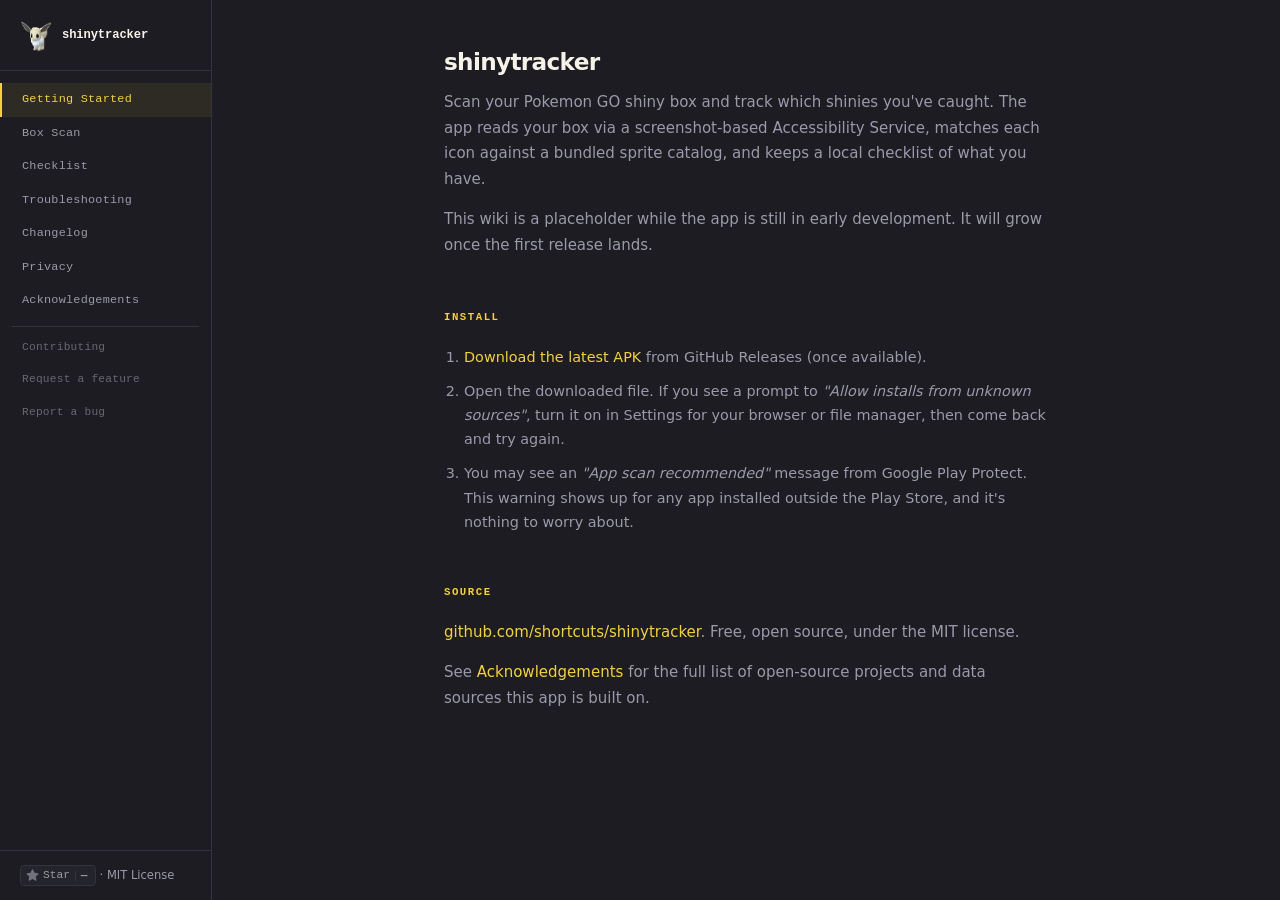
<file: docs/wiki/index.html>
<!DOCTYPE html>
<html lang="en">
<head>
  <meta charset="UTF-8">
  <meta name="viewport" content="width=device-width, initial-scale=1.0">
  <title>Getting started, shinytracker</title>
  <link rel="icon" href="icon.png" type="image/png">
  <link rel="stylesheet" href="style.css">
</head>
<body>
<div class="layout">

  <main>
    <p class="page-title">shinytracker</p>
    <p>
      Scan your Pokemon GO shiny box and track which shinies you've caught. The app
      reads your box via a screenshot-based Accessibility Service, matches each icon
      against a bundled sprite catalog, and keeps a local checklist of what you have.
    </p>
    <p>
      This wiki is a placeholder while the app is still in early development. It will
      grow once the first release lands.
    </p>

    <h2 id="install">Install</h2>
    <ol class="quickstart">
      <li><a href="https://github.com/shortcuts/shinytracker/releases/latest" target="_blank" rel="noopener">Download the latest APK</a> from GitHub Releases (once available).</li>
      <li>Open the downloaded file. If you see a prompt to <em>"Allow installs from unknown sources"</em>, turn it on in Settings for your browser or file manager, then come back and try again.</li>
      <li>You may see an <em>"App scan recommended"</em> message from Google Play Protect. This warning shows up for any app installed outside the Play Store, and it's nothing to worry about.</li>
    </ol>

    <h2 id="source">Source</h2>
    <p>
      <a href="https://github.com/shortcuts/shinytracker">github.com/shortcuts/shinytracker</a>.
      Free, open source, under the MIT license.
    </p>
    <p>
      See <a href="acknowledgements.html">Acknowledgements</a> for the full list of open-source
      projects and data sources this app is built on.
    </p>
  </main>

</div>
<script src="wiki-init.js"></script>
</body>
</html>
</file>
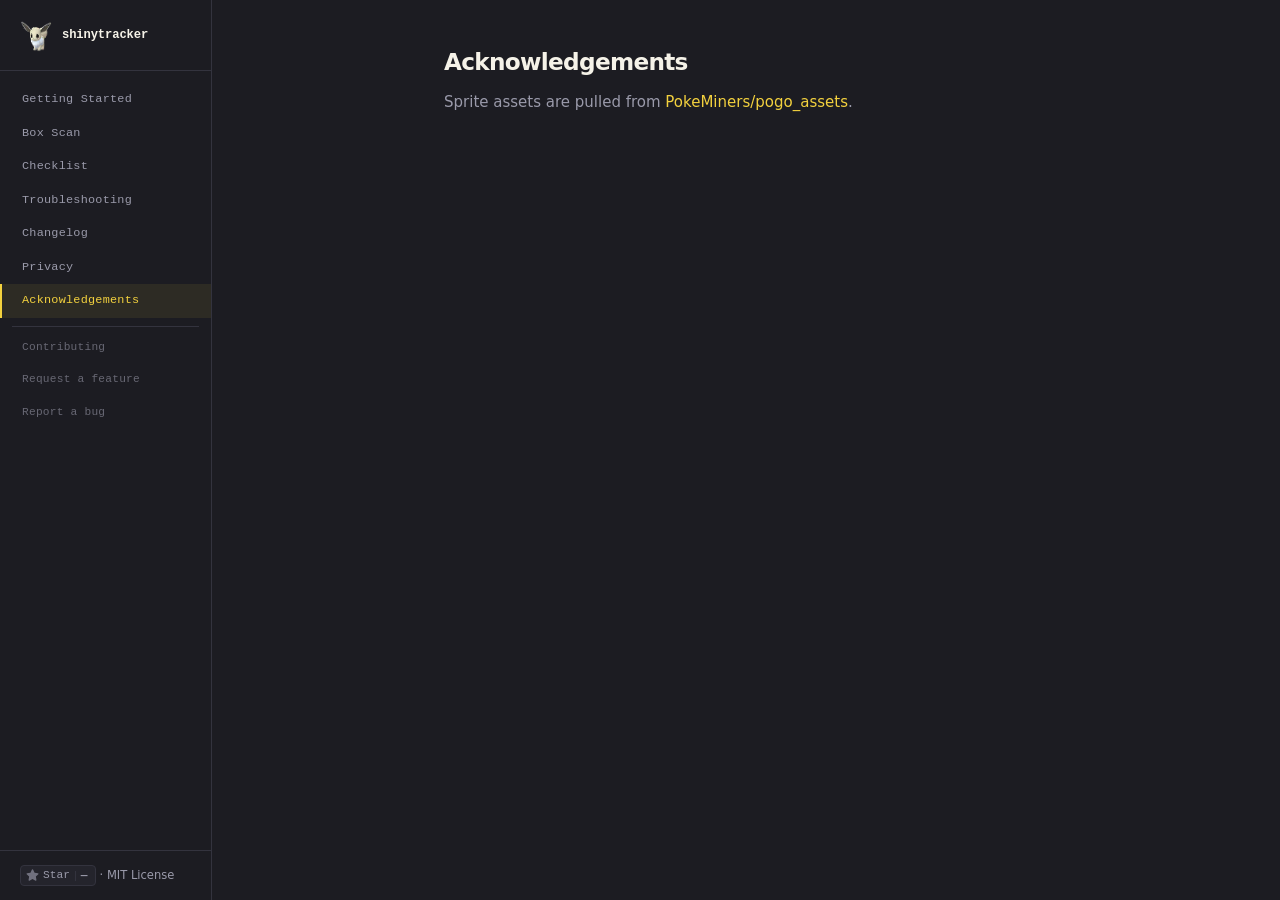
<file: docs/wiki/acknowledgements.html>
<!DOCTYPE html>
<html lang="en">
<head>
  <meta charset="UTF-8">
  <meta name="viewport" content="width=device-width, initial-scale=1.0">
  <title>Acknowledgements, shinytracker</title>
  <link rel="icon" href="icon.png" type="image/png">
  <link rel="stylesheet" href="style.css">
</head>
<body>
<div class="layout">

  <main>
    <p class="page-title">Acknowledgements</p>
    <p>
      Sprite assets are pulled from
      <a href="https://github.com/PokeMiners/pogo_assets" target="_blank" rel="noopener">PokeMiners/pogo_assets</a>.
    </p>
  </main>

</div>
<script src="wiki-init.js"></script>
</body>
</html>
</file>
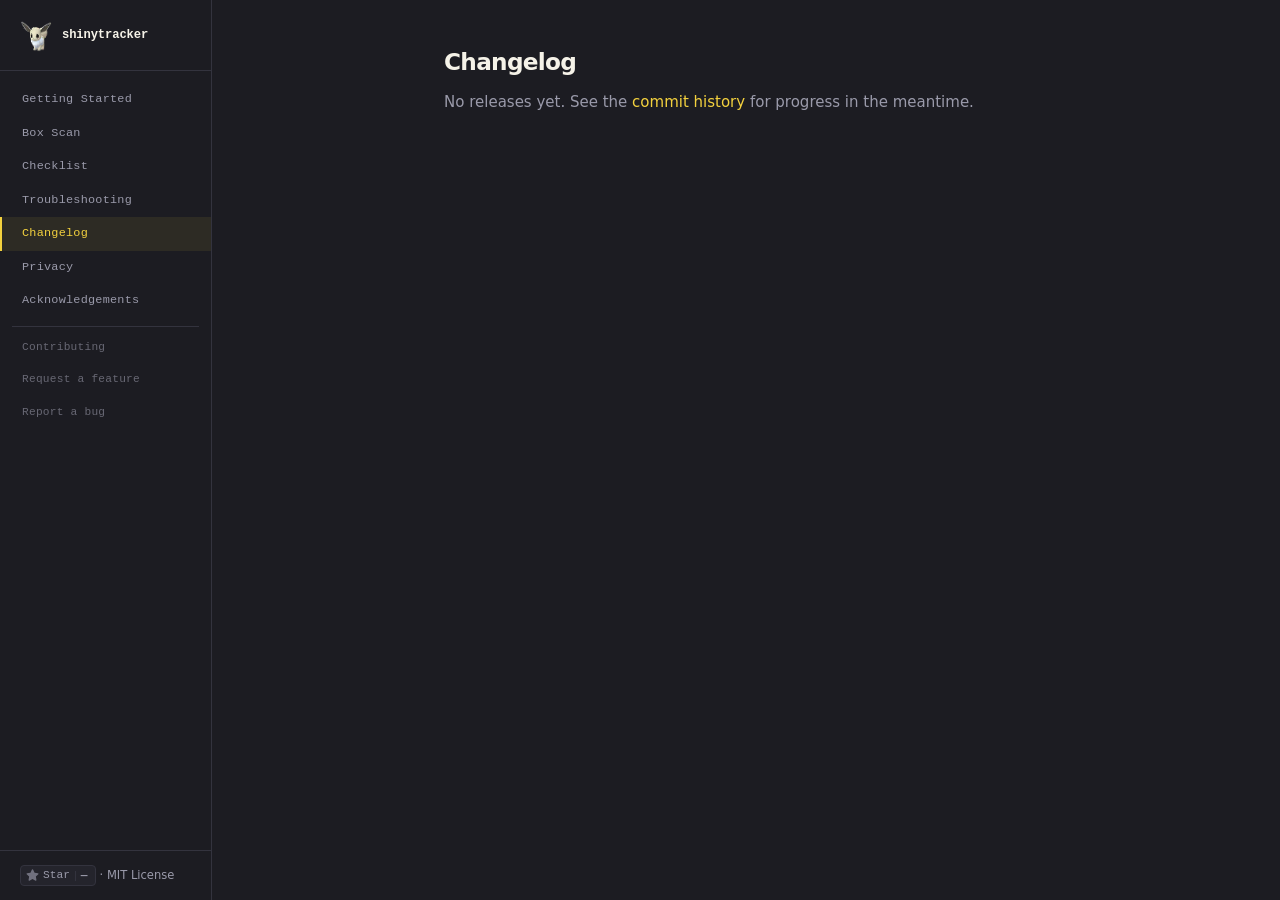
<file: docs/wiki/changelog.html>
<!DOCTYPE html>
<html lang="en">
<head>
  <meta charset="UTF-8">
  <meta name="viewport" content="width=device-width, initial-scale=1.0">
  <title>Changelog, shinytracker</title>
  <link rel="icon" href="icon.png" type="image/png">
  <link rel="stylesheet" href="style.css">
</head>
<body>
<div class="layout">

  <main>
    <p class="page-title">Changelog</p>
    <p>
      No releases yet. See the
      <a href="https://github.com/shortcuts/shinytracker/commits/main" target="_blank" rel="noopener">commit history</a>
      for progress in the meantime.
    </p>
  </main>

</div>
<script src="wiki-init.js"></script>
</body>
</html>
</file>
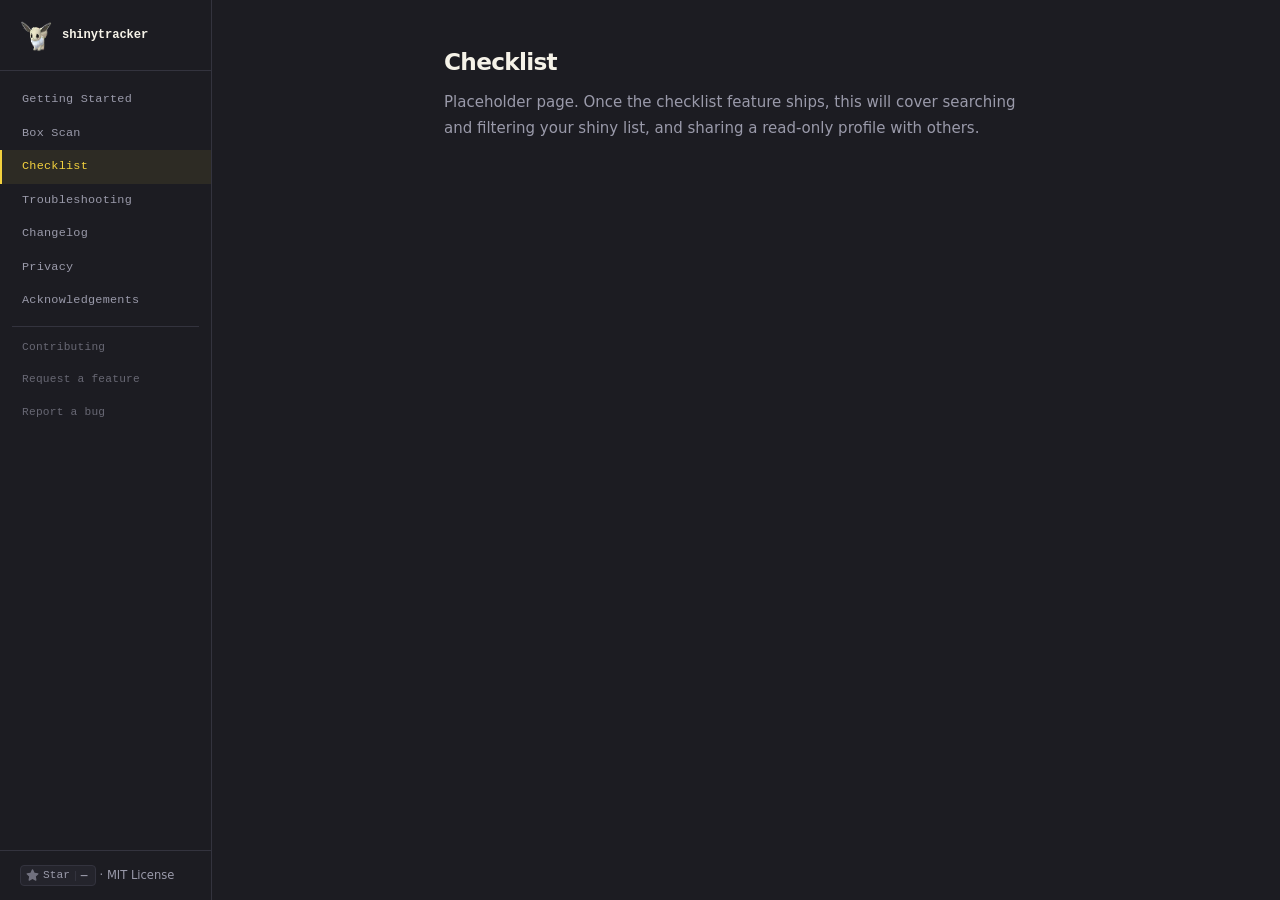
<file: docs/wiki/checklist.html>
<!DOCTYPE html>
<html lang="en">
<head>
  <meta charset="UTF-8">
  <meta name="viewport" content="width=device-width, initial-scale=1.0">
  <title>Checklist, shinytracker</title>
  <link rel="icon" href="icon.png" type="image/png">
  <link rel="stylesheet" href="style.css">
</head>
<body>
<div class="layout">

  <main>
    <p class="page-title">Checklist</p>
    <p>
      Placeholder page. Once the checklist feature ships, this will cover searching
      and filtering your shiny list, and sharing a read-only profile with others.
    </p>
  </main>

</div>
<script src="wiki-init.js"></script>
</body>
</html>
</file>
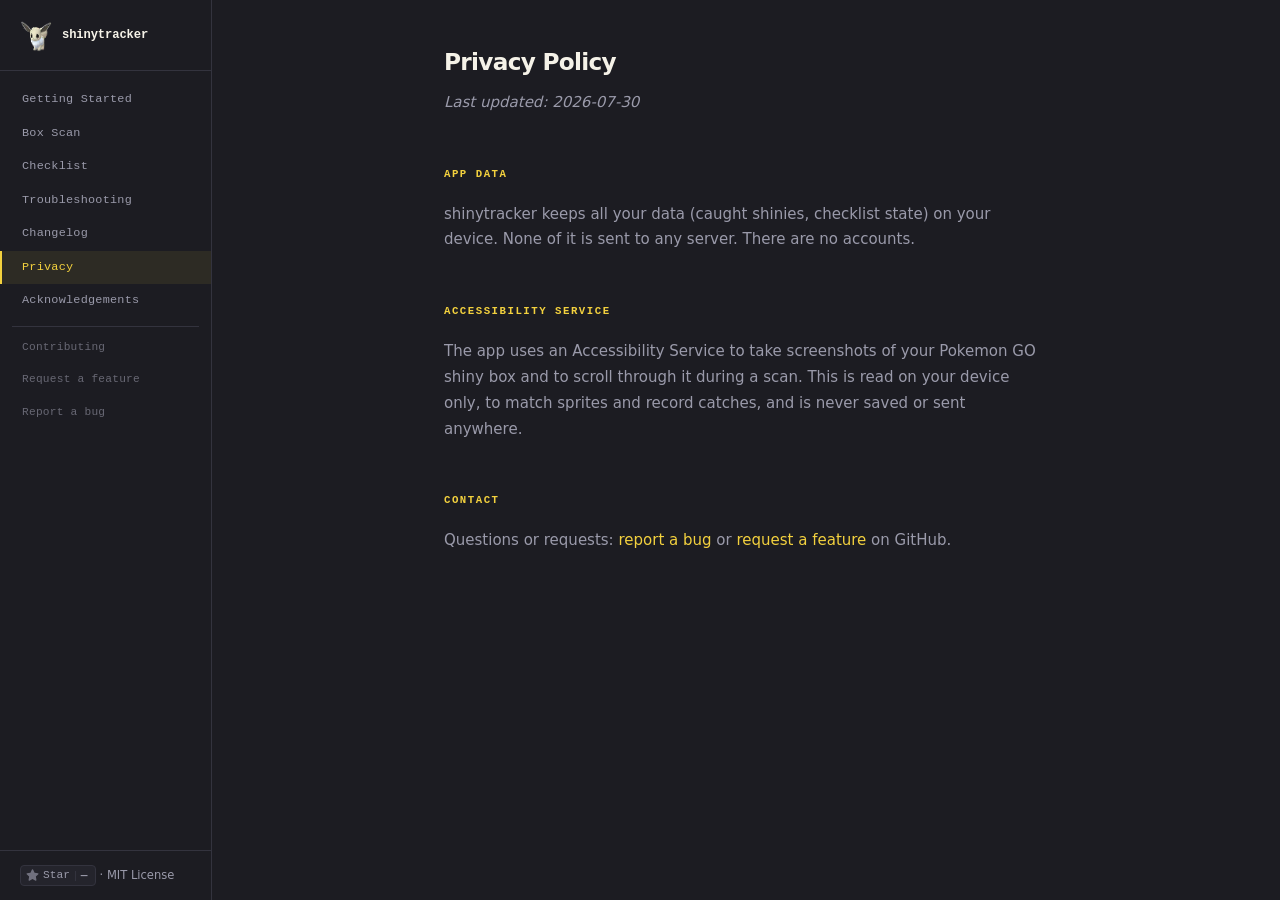
<file: docs/wiki/privacy.html>
<!DOCTYPE html>
<html lang="en">
<head>
  <meta charset="UTF-8">
  <meta name="viewport" content="width=device-width, initial-scale=1.0">
  <title>Privacy Policy: shinytracker</title>
  <link rel="icon" href="icon.png" type="image/png">
  <link rel="stylesheet" href="style.css">
</head>
<body>
<div class="layout">

  <main>
    <p class="page-title">Privacy Policy</p>
    <p><em>Last updated: 2026-07-30</em></p>

    <h2 id="app-data">App data</h2>
    <p>shinytracker keeps all your data (caught shinies, checklist state) on your device. None of it is sent to any server. There are no accounts.</p>

    <h2 id="accessibility-service">Accessibility Service</h2>
    <p>The app uses an Accessibility Service to take screenshots of your Pokemon GO shiny box and to scroll through it during a scan. This is read on your device only, to match sprites and record catches, and is never saved or sent anywhere.</p>

    <h2 id="contact">Contact</h2>
    <p>Questions or requests: <a href="https://github.com/shortcuts/shinytracker/issues/new?labels=bug" target="_blank" rel="noopener">report a bug</a> or <a href="https://github.com/shortcuts/shinytracker/issues/new?labels=enhancement" target="_blank" rel="noopener">request a feature</a> on GitHub.</p>
  </main>

</div>
<script src="wiki-init.js"></script>
</body>
</html>
</file>
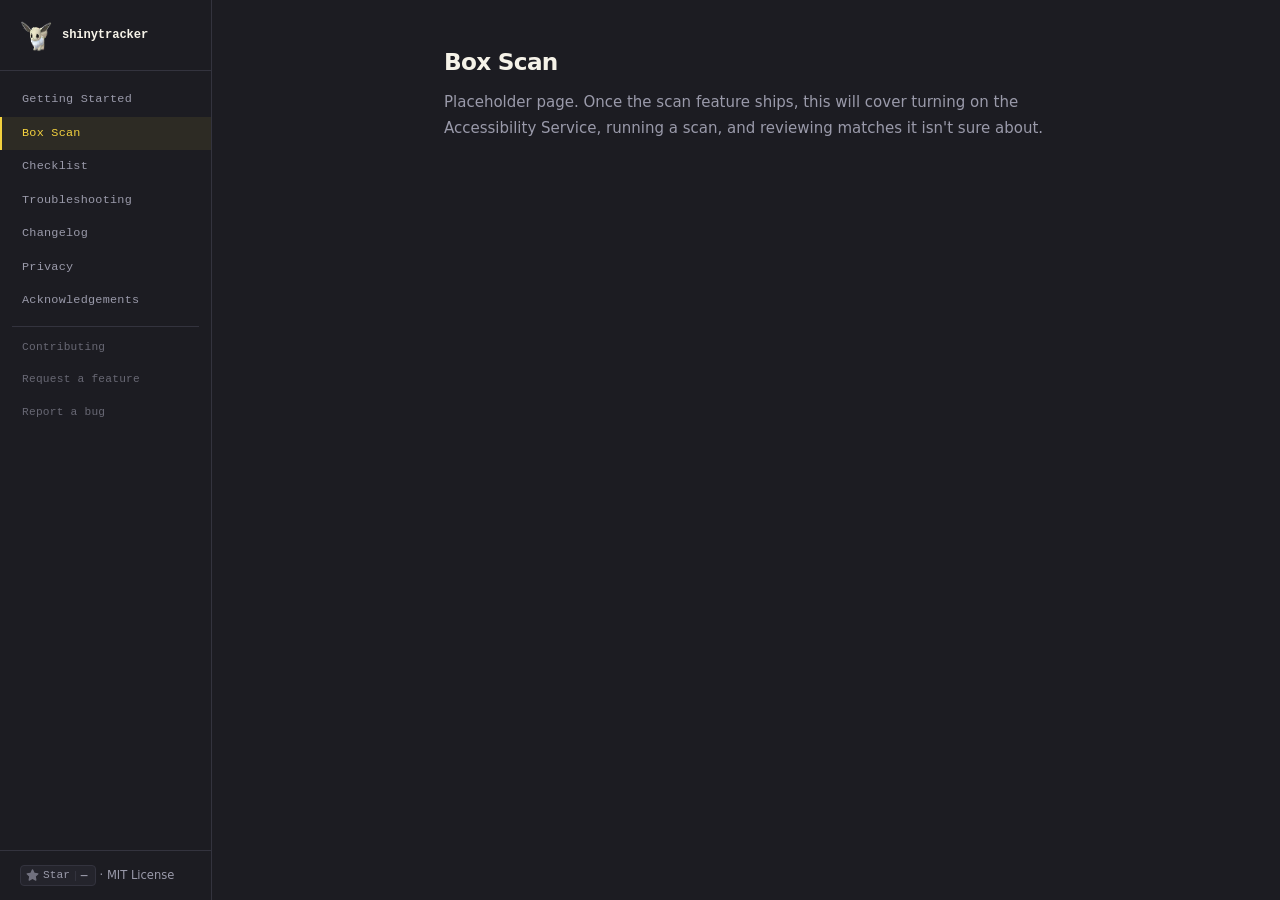
<file: docs/wiki/scan.html>
<!DOCTYPE html>
<html lang="en">
<head>
  <meta charset="UTF-8">
  <meta name="viewport" content="width=device-width, initial-scale=1.0">
  <title>Box Scan, shinytracker</title>
  <link rel="icon" href="icon.png" type="image/png">
  <link rel="stylesheet" href="style.css">
</head>
<body>
<div class="layout">

  <main>
    <p class="page-title">Box Scan</p>
    <p>
      Placeholder page. Once the scan feature ships, this will cover turning on the
      Accessibility Service, running a scan, and reviewing matches it isn't sure about.
    </p>
  </main>

</div>
<script src="wiki-init.js"></script>
</body>
</html>
</file>
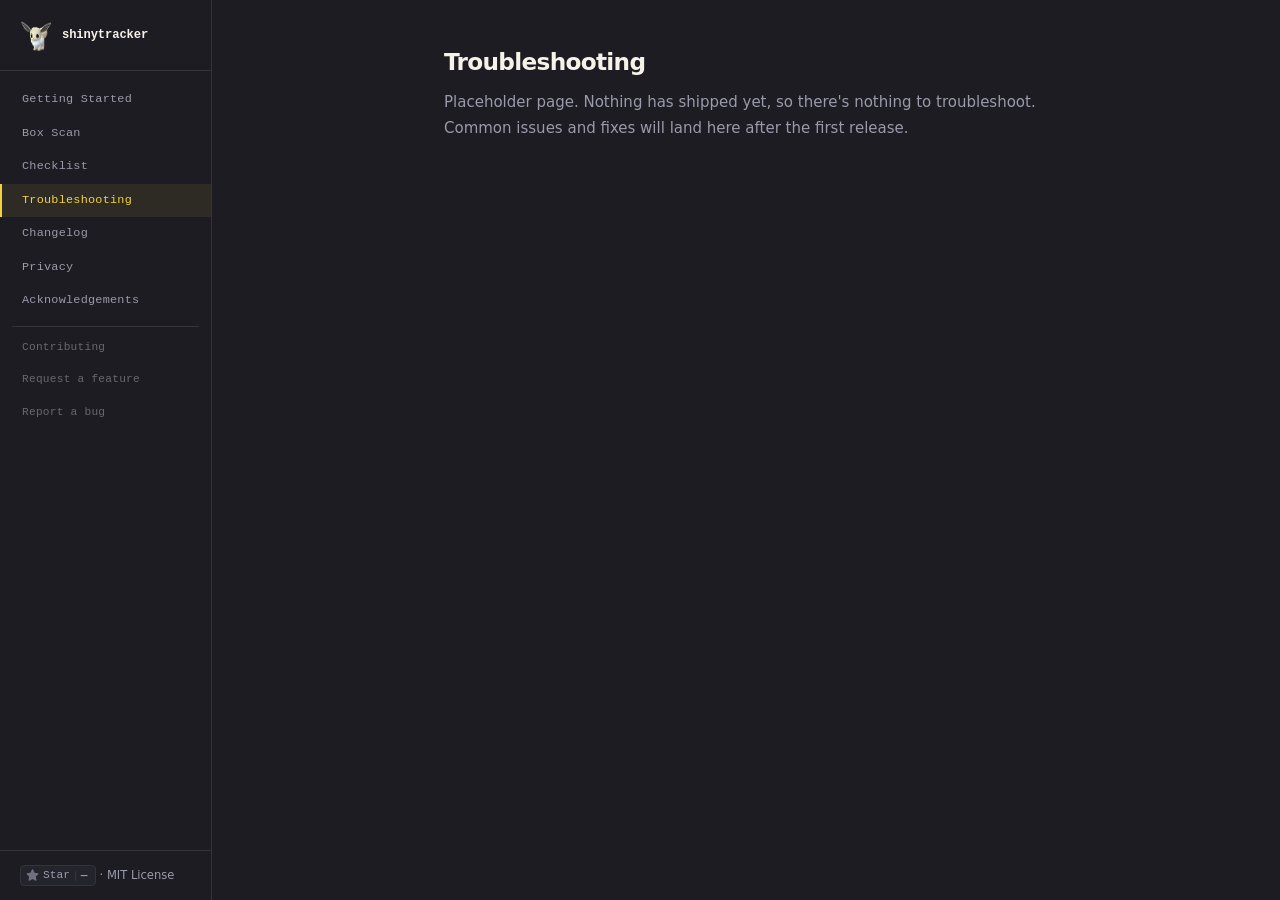
<file: docs/wiki/troubleshooting.html>
<!DOCTYPE html>
<html lang="en">
<head>
  <meta charset="UTF-8">
  <meta name="viewport" content="width=device-width, initial-scale=1.0">
  <title>Troubleshooting, shinytracker</title>
  <link rel="icon" href="icon.png" type="image/png">
  <link rel="stylesheet" href="style.css">
</head>
<body>
<div class="layout">

  <main>
    <p class="page-title">Troubleshooting</p>
    <p>
      Placeholder page. Nothing has shipped yet, so there's nothing to troubleshoot.
      Common issues and fixes will land here after the first release.
    </p>
  </main>

</div>
<script src="wiki-init.js"></script>
</body>
</html>
</file>
<file: docs/wiki/style.css>
:root {
  --bg:       #1c1c22;
  --surface:  #24242c;
  --border:   #33333e;
  --text:     #f5f2e8;
  --muted:    #9a9aaa;
  --accent:   #f3d13e;
  --accent-bg:rgba(243,209,62,0.08);
  --mono: ui-monospace,'Cascadia Code','SF Mono',Menlo,'Courier New',monospace;
  --sans: ui-sans-serif,system-ui,-apple-system,'Segoe UI',Helvetica,sans-serif;
  --nav-w: 212px;
  --r: 8px;
}

*,*::before,*::after{box-sizing:border-box;margin:0;padding:0}
html{scroll-behavior:smooth}

::selection{background:var(--accent);color:var(--bg)}

body{
  font-family:var(--sans);
  font-size:15px;
  line-height:1.65;
  color:var(--text);
  background:var(--bg);
}

/* ── Layout ── */
.layout{
  display:grid;
  grid-template-columns:var(--nav-w) 1fr;
  min-height:100vh;
}

/* ── Sidebar ── */
.sidebar{
  position:sticky;
  top:0;
  height:100vh;
  overflow-y:auto;
  border-right:1px solid var(--border);
  display:flex;
  flex-direction:column;
}

.brand{
  display:flex;
  align-items:center;
  gap:10px;
  padding:20px 20px 18px;
  border-bottom:1px solid var(--border);
  text-decoration:none;
  color:var(--text);
  flex-shrink:0;
}

.brand img{border-radius:6px;flex-shrink:0}

.brand-name{
  font-family:var(--mono);
  font-size:0.76rem;
  font-weight:600;
  color:var(--text);
  line-height:1.3;
  letter-spacing:-0.01em;
}

nav{
  flex:1;
  display:flex;
  flex-direction:column;
  padding:12px 0;
}

nav a{
  font-family:var(--mono);
  font-size:0.74rem;
  color:var(--muted);
  text-decoration:none;
  padding:7px 20px;
  border-left:2px solid transparent;
  transition:color 0.1s,background 0.1s,border-color 0.1s;
  letter-spacing:0.02em;
}

nav a:hover{color:var(--text);background:var(--accent-bg)}

nav a.active{
  color:var(--accent);
  border-left-color:var(--accent);
  background:var(--accent-bg);
  font-weight:500;
}

.sidebar-foot{
  padding:14px 20px;
  border-top:1px solid var(--border);
  font-size:0.72rem;
  color:var(--muted);
  flex-shrink:0;
}

.sidebar-foot a{color:var(--muted);text-decoration:none}
.sidebar-foot a:hover{color:var(--accent)}

/* ── Main ── */
main{
  max-width:700px;
  width:100%;
  margin:0 auto;
  padding:48px 48px 80px;
}

/* ── Type ── */
.page-title{
  font-size:1.45rem;
  font-weight:700;
  letter-spacing:-0.03em;
  color:var(--text);
  margin-bottom:14px;
  line-height:1.2;
}

h2{
  font-family:var(--mono);
  font-size:0.67rem;
  font-weight:600;
  text-transform:uppercase;
  letter-spacing:0.14em;
  color:var(--accent);
  margin:48px 0 18px;
}

h2:first-child{margin-top:0}

h3{
  font-size:0.88rem;
  font-weight:600;
  color:var(--text);
  margin:22px 0 8px;
}

h3:first-child{margin-top:0}

h2,h3{position:relative}

.heading-link{
  display:inline-flex;
  align-items:center;
  justify-content:center;
  margin-left:6px;
  padding:0;
  width:20px;
  height:20px;
  border:none;
  background:none;
  color:var(--muted);
  cursor:pointer;
  opacity:0;
  vertical-align:middle;
  transition:opacity 0.1s,color 0.1s;
}

h2:hover .heading-link,h3:hover .heading-link,.heading-link:focus-visible{opacity:1}

.heading-link:hover{color:var(--accent)}

.heading-link.copied{opacity:1;color:var(--accent)}

p{
  color:var(--muted);
  line-height:1.72;
  margin-bottom:14px;
}

p:last-child{margin-bottom:0}

a{color:var(--accent);text-decoration:none}
a:hover{text-decoration:underline}

ul,ol{padding-left:18px;color:var(--muted)}
li{margin-bottom:6px;line-height:1.65}

strong{color:var(--text);font-weight:600}

code{
  font-family:var(--mono);
  font-size:0.82em;
  background:var(--surface);
  border:1px solid var(--border);
  padding:1px 5px;
  border-radius:3px;
  color:var(--text);
}

/* ── Option tables ── */
.table-wrap{
  overflow-x:auto;
  margin:4px 0 32px;
  border:1px solid var(--border);
  border-radius:var(--r);
}

.table-wrap:last-child{margin-bottom:0}

.option-table{
  width:100%;
  min-width:420px;
  border-collapse:collapse;
  font-size:0.84rem;
}

.option-table th{
  font-family:var(--mono);
  font-size:0.66rem;
  font-weight:600;
  text-transform:uppercase;
  letter-spacing:0.08em;
  color:var(--muted);
  text-align:left;
  padding:10px 16px;
  background:var(--surface);
  border-bottom:1px solid var(--border);
  white-space:nowrap;
}

.option-table td{
  padding:12px 16px;
  border-top:1px solid var(--border);
  color:var(--muted);
  vertical-align:top;
  line-height:1.55;
}

.option-table tr:first-child td{border-top:none}

.option-table td:first-child{
  color:var(--text);
  font-weight:600;
  white-space:nowrap;
}

.option-table td.default-cell{
  color:var(--accent);
  font-family:var(--mono);
  font-size:0.78rem;
  white-space:nowrap;
}

.option-table tbody tr:hover td{background:var(--accent-bg)}

@media(max-width:680px){
  .option-table{min-width:340px}
}

/* ── Feature sections ── */
.feature-section{
  display:flex;
  gap:28px;
  align-items:flex-start;
  margin:20px 0 48px;
  padding:20px;
  background:var(--surface);
  border:1px solid var(--border);
  border-radius:var(--r);
}

.phone-shot{
  flex-shrink:0;
  width:180px;
  border-radius:14px;
  box-shadow:0 8px 28px rgba(0,0,0,0.5);
  display:block;
}

.section-bullets{
  flex:1;
  list-style:none;
  padding:0;
  margin-top:2px;
}

.section-bullets li{
  position:relative;
  padding-left:16px;
  margin-bottom:10px;
  font-size:0.875rem;
  color:var(--muted);
  line-height:1.62;
}

.section-bullets li::before{
  content:'—';
  position:absolute;
  left:0;
  color:var(--border);
  font-family:var(--mono);
  font-size:0.8rem;
}

/* ── Card grid (index) ── */
.card-grid{
  display:grid;
  grid-template-columns:repeat(auto-fill,minmax(160px,1fr));
  gap:10px;
  margin:20px 0;
}

.card{
  background:var(--surface);
  border:1px solid var(--border);
  border-radius:var(--r);
  padding:14px 16px;
  text-decoration:none;
  color:inherit;
  display:block;
  transition:border-color 0.12s,background 0.12s;
}

.card:hover{
  border-color:var(--accent);
  background:var(--accent-bg);
  text-decoration:none;
}

.card h3{
  font-family:var(--mono);
  font-size:0.74rem;
  font-weight:600;
  color:var(--text);
  margin:0 0 6px;
  letter-spacing:0.02em;
}

.card p{
  font-size:0.8rem;
  color:var(--muted);
  margin:0;
  line-height:1.5;
}

/* ── Quick start ── */
ol.quickstart{
  padding-left:20px;
}

ol.quickstart li{
  color:var(--muted);
  margin-bottom:10px;
  line-height:1.68;
  font-size:0.9rem;
}

/* ── Troubleshooting list ── */
ul.trouble{padding-left:18px}
ul.trouble li{
  color:var(--muted);
  margin-bottom:12px;
  line-height:1.65;
  font-size:0.9rem;
}

/* ── Step list (onboarding) ── */
.step-list{list-style:none;padding:0;counter-reset:steps}
.step-list li{
  display:flex;
  gap:16px;
  align-items:flex-start;
  margin-bottom:24px;
  counter-increment:steps;
}
.step-list li::before{
  content:counter(steps);
  font-family:var(--mono);
  font-size:0.72rem;
  font-weight:700;
  color:var(--bg);
  background:var(--accent);
  width:22px;
  height:22px;
  border-radius:50%;
  display:flex;
  align-items:center;
  justify-content:center;
  flex-shrink:0;
  margin-top:2px;
}
.step-list li>div>strong{
  display:block;
  font-size:0.9rem;
  font-weight:600;
  color:var(--text);
  margin-bottom:4px;
}
.step-list li>div>p{
  font-size:0.875rem;
  margin:0;
}

/* ── Divider ── */
.divider{
  border:none;
  border-top:1px solid var(--border);
  margin:40px 0;
}

/* ── GitHub star button ── */
.gh-star{
  display:inline-flex;
  align-items:center;
  gap:4px;
  padding:3px 7px 3px 5px;
  border:1px solid var(--border);
  border-radius:4px;
  background:var(--surface);
  color:var(--muted);
  text-decoration:none;
  font-family:var(--mono);
  font-size:0.70rem;
  line-height:1;
  transition:border-color 0.12s,color 0.12s,background 0.12s;
  white-space:nowrap;
  vertical-align:middle;
}
.gh-star:hover{
  border-color:var(--accent);
  color:var(--accent);
  background:var(--accent-bg);
  text-decoration:none;
}
.gh-star svg{flex-shrink:0;opacity:0.65;transition:opacity 0.12s}
.gh-star:hover svg{opacity:1}
.gh-star-sep{
  display:inline-block;
  width:1px;
  height:10px;
  background:var(--border);
  margin:0 1px;
}
.gh-star-count{font-weight:600}
.sidebar-foot-lic{margin-left:4px}

/* ── Nav extras ── */
.nav-sep{
  display:block;
  height:1px;
  background:var(--border);
  margin:8px 12px 4px;
}

nav a.nav-ext{
  font-size:0.70rem;
  opacity:0.6;
}

.nav-toggle-btn{display:none}

/* ── Responsive ── */
@media(max-width:680px){
  .layout{grid-template-columns:1fr}

  .sidebar{
    position:relative;
    height:auto;
    border-right:none;
    border-bottom:1px solid var(--border);
  }

  .brand{padding:14px 52px 12px 16px}

  .nav-toggle-btn{
    display:flex;
    align-items:center;
    justify-content:center;
    position:absolute;
    right:14px;
    top:12px;
    width:36px;
    height:36px;
    background:none;
    border:1px solid var(--border);
    border-radius:6px;
    cursor:pointer;
    color:var(--muted);
    transition:color 0.1s,border-color 0.1s;
  }

  .nav-toggle-btn:hover{color:var(--text);border-color:var(--accent)}

  nav{
    display:none;
    flex-direction:column;
    padding:8px 0 4px;
    border-top:1px solid var(--border);
  }

  nav.open{display:flex}

  nav a{
    padding:9px 20px;
    border-left:2px solid transparent;
    border-bottom:none;
    font-size:0.74rem;
  }

  nav a.active{
    border-left-color:var(--accent);
  }

  .sidebar-foot{display:none}

  main{padding:28px 20px 56px}

  .feature-section{flex-direction:column;gap:18px}
  .phone-shot{width:100%;max-width:220px}

  .card-grid{grid-template-columns:repeat(auto-fill,minmax(140px,1fr))}

  #docsearch{padding:6px 10px;border-bottom:1px solid var(--border)}
  .DocSearch-Button{height:32px}
}

/* ── DocSearch theme ── */
:root{
  --docsearch-primary-color:var(--accent);
  --docsearch-text-color:var(--text);
  --docsearch-highlight-color:var(--accent);
  --docsearch-muted-color:var(--muted);
  --docsearch-container-background:rgba(14,14,18,0.85);
  --docsearch-modal-background:var(--surface);
  --docsearch-modal-shadow:0 8px 32px rgba(0,0,0,0.6);
  --docsearch-searchbox-background:var(--bg);
  --docsearch-searchbox-focus-background:var(--bg);
  --docsearch-searchbox-shadow:inset 0 0 0 1px var(--accent);
  --docsearch-hit-color:var(--text);
  --docsearch-hit-active-color:#fff;
  --docsearch-hit-background:var(--bg);
  --docsearch-hit-shadow:none;
  --docsearch-key-gradient:none;
  --docsearch-key-shadow:none;
  --docsearch-footer-background:var(--surface);
  --docsearch-footer-shadow:0 -1px 0 0 var(--border);
  --docsearch-logo-color:var(--muted);
}

#docsearch{
  padding:8px 12px;
  border-bottom:1px solid var(--border);
}

.DocSearch-Button{
  box-sizing:border-box !important;
  width:100% !important;
  margin:0 !important;
  padding:0 10px !important;
  border-radius:var(--r) !important;
  background:var(--surface) !important;
  border:1px solid var(--border) !important;
  color:var(--muted) !important;
  height:30px !important;
  box-shadow:none !important;
}

.DocSearch-Button:hover{
  background:var(--accent-bg) !important;
  border-color:var(--accent) !important;
  box-shadow:none !important;
  color:var(--text) !important;
}

.DocSearch-Button .DocSearch-Search-Icon{
  color:var(--muted) !important;
  width:13px !important;
  height:13px !important;
  flex-shrink:0;
}

.DocSearch-Button-Placeholder{
  font-family:var(--mono) !important;
  font-size:0.72rem !important;
  color:var(--muted) !important;
  padding:0 6px !important;
}

.DocSearch-Button-Keys{
  display:flex;
  gap:2px;
}

.DocSearch-Button-Key{
  background:var(--bg) !important;
  border:1px solid var(--border) !important;
  border-radius:3px !important;
  color:var(--muted) !important;
  font-family:var(--mono) !important;
  font-size:0.60rem !important;
  height:16px !important;
  min-width:16px !important;
  padding:0 3px !important;
  box-shadow:none !important;
  top:0 !important;
}
</file>
